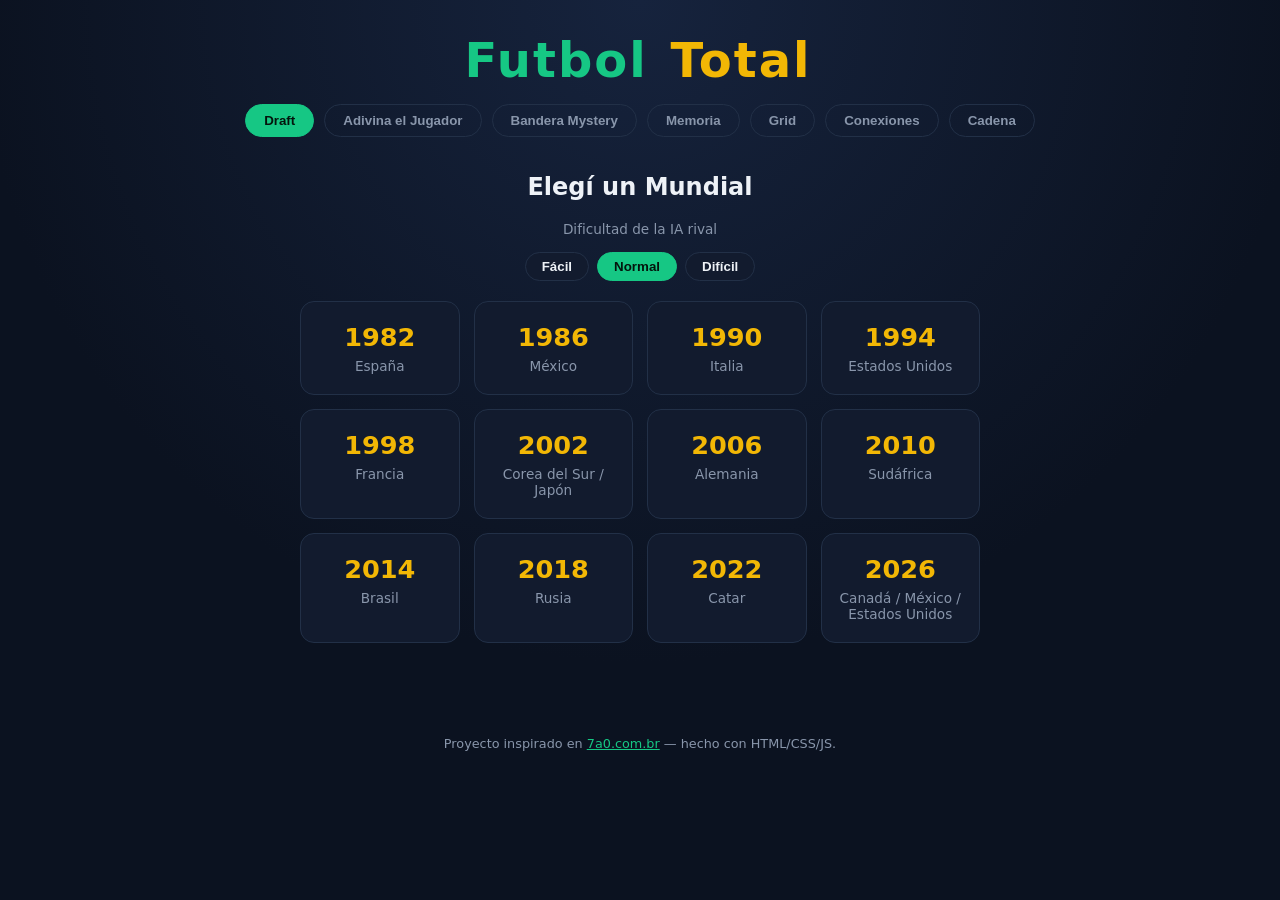
<file: index.html>
<!DOCTYPE html>
<html lang="es">
<head>
<meta charset="UTF-8">
<meta name="viewport" content="width=device-width, initial-scale=1.0">
<title>Futbol Total — Arma tu equipo de leyendas</title>
<link rel="stylesheet" href="style.css">
</head>
<body>

<header class="topbar">
  <div class="logo">Futbol <span class="dash">Total</span></div>
  <nav class="mode-switch">
    <button id="mode-draft" class="mode-btn active" type="button">Draft</button>
    <button id="mode-guess" class="mode-btn" type="button">Adivina el Jugador</button>
    <button id="mode-flags" class="mode-btn" type="button">Bandera Mystery</button>
    <button id="mode-memory" class="mode-btn" type="button">Memoria</button>
    <button id="mode-grid" class="mode-btn" type="button">Grid</button>
    <button id="mode-connections" class="mode-btn" type="button">Conexiones</button>
    <button id="mode-link" class="mode-btn" type="button">Cadena</button>
  </nav>
</header>

<main id="app-draft">

  <!-- Paso 1: elegir mundial -->
  <section id="screen-edition" class="screen active">
    <h2>Elegí un Mundial</h2>

    <div class="difficulty-picker">
      <span class="difficulty-label">Dificultad de la IA rival</span>
      <div id="difficulty-picker" class="edition-pill-group">
        <button class="pill-btn" type="button" data-difficulty="easy">Fácil</button>
        <button class="pill-btn active" type="button" data-difficulty="normal">Normal</button>
        <button class="pill-btn" type="button" data-difficulty="hard">Difícil</button>
      </div>
    </div>

    <div id="edition-list" class="edition-grid"></div>
  </section>

  <!-- Paso 2: elegir formación -->
  <section id="screen-formation" class="screen">
    <h2>Elegí una formación</h2>
    <p class="subtitle">Define qué posiciones vas a necesitar completar</p>
    <div id="formation-list" class="edition-grid"></div>
  </section>

  <!-- Paso 3: draft de jugadores -->
  <section id="screen-draft" class="screen">
    <h2>Armá tu equipo</h2>
    <p class="subtitle">Necesitás <strong>11 jugadores</strong> para completar tu plantel</p>

    <div id="position-needs" class="position-needs"></div>

    <div class="draft-mode-switch">
      <button id="draft-mode-wheel" class="mode-btn active" type="button">Girar la ruleta</button>
      <button id="draft-mode-manual" class="mode-btn" type="button">Elegir manualmente</button>
    </div>

    <div id="draft-wheel-panel">
      <div class="wheel-wrap">
        <div id="wheel" class="wheel"></div>
        <div class="wheel-pointer"></div>
      </div>
      <button id="btn-spin" class="btn btn-primary">Girar la ruleta</button>

      <div id="wheel-team-pick" class="wheel-team-pick" hidden>
        <h4>Te tocó <span id="wheel-team-name"></span> — elegí un jugador</h4>
        <input id="wheel-team-filter" class="manual-filter" type="text" placeholder="Buscar jugador...">
        <div id="wheel-team-players" class="manual-player-list"></div>
      </div>
    </div>

    <div id="draft-manual-panel" hidden>
      <input id="manual-filter" class="manual-filter" type="text" placeholder="Buscar jugador o selección...">
      <div id="manual-player-list" class="manual-player-list"></div>
    </div>

    <div class="ai-tools">
      <button id="btn-ai-complete" class="btn btn-ai" type="button">🤖 Completar con IA</button>
      <button id="btn-ideal-squad" class="btn btn-ai" type="button">🏆 Equipo ideal (IA)</button>
    </div>

    <div class="squad">
      <h3>Tu equipo <span id="squad-count">(0/5)</span></h3>
      <ul id="squad-list" class="squad-list"></ul>
    </div>

    <button id="btn-play" class="btn btn-accent" disabled>Jugar el torneo</button>
  </section>

  <!-- Paso 3: torneo / partidos -->
  <section id="screen-match" class="screen">
    <h2 id="match-phase-title">Fase de Grupos</h2>
    <p class="subtitle" id="match-phase-subtitle">Jugá tus partidos de grupo</p>

    <div id="group-table-wrap" class="group-table-wrap">
      <table class="group-table">
        <thead>
          <tr>
            <th>Equipo</th><th>Pts</th><th>PJ</th><th>G</th><th>E</th><th>P</th><th>GF</th><th>GC</th><th>DG</th>
          </tr>
        </thead>
        <tbody id="group-table-body"></tbody>
      </table>
    </div>

    <div class="scoreboard">
      <div class="side">
        <span class="side-label">Tu equipo</span>
        <span id="score-you" class="score">0</span>
      </div>
      <span class="vs">VS</span>
      <div class="side">
        <span id="opponent-name" class="side-label">Rival</span>
        <span id="score-opp" class="score">0</span>
      </div>
    </div>

    <div id="match-preview" class="match-preview"></div>

    <div class="round-tracker" id="round-tracker"></div>

    <button id="btn-next-match" class="btn btn-primary">Jugar siguiente partido</button>

    <div id="match-log" class="match-log"></div>
  </section>

  <!-- Paso 4: resultado final -->
  <section id="screen-result" class="screen">
    <h2 id="result-title">Resultado</h2>
    <p id="result-text" class="subtitle"></p>
    <button id="btn-restart" class="btn btn-primary">Jugar de nuevo</button>
  </section>

</main>

<main id="app-guess" hidden>

  <section id="guess-screen" class="screen active">
    <h2>Adivina el Jugador</h2>
    <p class="subtitle" id="guess-subtitle">Tenés <strong id="guess-remaining">8</strong> intentos</p>

    <div id="guess-edition-picker" class="edition-pill-group"></div>

    <form id="guess-form" class="guess-form" autocomplete="off">
      <div class="guess-input-wrap">
        <input
          id="guess-input"
          type="text"
          placeholder="Escribí el nombre de un jugador..."
          autocomplete="off"
          required
        >
        <ul id="guess-suggestions" class="guess-suggestions" hidden></ul>
      </div>
      <button type="submit" class="btn btn-primary">Adivinar</button>
    </form>

    <div class="hint-box">
      <button id="btn-hint" type="button" class="btn btn-hint">💡 Pedir pista (0/4)</button>
      <ul id="hints-list" class="hints-list"></ul>
    </div>

    <div class="guess-table-wrap">
      <table class="guess-table">
        <thead>
          <tr>
            <th>Jugador</th>
            <th>Selección</th>
            <th>Confederación</th>
            <th>Grupo</th>
            <th>Inicial</th>
            <th>Letras</th>
            <th>Coincidencia</th>
          </tr>
        </thead>
        <tbody id="guess-tbody"></tbody>
      </table>
    </div>

    <div id="guess-result" class="guess-result"></div>
    <button id="btn-guess-restart" class="btn btn-accent" hidden>Jugar de nuevo</button>
  </section>

</main>

<main id="app-flags" hidden>

  <section id="flags-screen" class="screen active">
    <h2>Bandera Mystery</h2>
    <p class="subtitle">¿De qué selección es esta bandera?</p>

    <div class="flags-settings">
      <div class="flags-setting-row">
        <span class="difficulty-label">Modo de respuesta</span>
        <div class="draft-mode-switch">
          <button id="flags-mode-choice" class="mode-btn active" type="button">Opción múltiple</button>
          <button id="flags-mode-write" class="mode-btn" type="button">Escribir el nombre</button>
        </div>
      </div>
      <div class="flags-setting-row" id="flags-difficulty-row">
        <span class="difficulty-label">Dificultad</span>
        <div class="draft-mode-switch">
          <button id="flags-diff-easy" class="mode-btn active" type="button">Fácil</button>
          <button id="flags-diff-hard" class="mode-btn" type="button">Difícil</button>
        </div>
      </div>
      <div class="flags-setting-row">
        <span class="difficulty-label">Modo de tiempo</span>
        <div class="draft-mode-switch">
          <button id="flags-time-classic" class="mode-btn active" type="button">Clásico</button>
          <button id="flags-time-timed" class="mode-btn" type="button">Contrarreloj (60s)</button>
        </div>
      </div>
    </div>

    <div class="flag-stats">
      <span id="flags-timer-wrap" hidden>⏱ <strong id="flags-timer">60</strong>s</span>
      <span>Racha: <strong id="flags-streak">0</strong></span>
      <span>Mejor racha: <strong id="flags-best">0</strong></span>
      <span>Aciertos: <strong id="flags-score">0/0</strong></span>
    </div>

    <div id="flags-emoji" class="flag-mystery-emoji">🏳️</div>

    <div id="flags-options" class="flag-options"></div>

    <form id="flags-write-form" class="guess-form" autocomplete="off" hidden>
      <div class="guess-input-wrap">
        <input
          id="flags-write-input"
          type="text"
          placeholder="Escribí el nombre del país..."
          autocomplete="off"
          required
        >
        <ul id="flags-write-suggestions" class="guess-suggestions" hidden></ul>
      </div>
      <button type="submit" class="btn btn-primary">Adivinar</button>
    </form>

    <div id="flags-feedback" class="guess-result"></div>
    <button id="btn-flags-next" class="btn btn-primary" type="button" hidden>Siguiente bandera</button>
    <button id="btn-flags-restart-timed" class="btn btn-accent" type="button" hidden>Jugar de nuevo</button>
  </section>

</main>

<main id="app-memory" hidden>

  <section id="memory-screen" class="screen active">
    <h2>Memoria de Banderas</h2>
    <p class="subtitle" id="memory-subtitle">Encontrá todos los pares</p>

    <div id="memory-difficulty" class="edition-pill-group"></div>

    <div class="memory-stats">
      <span>Movimientos: <strong id="memory-moves">0</strong></span>
      <span>Pares: <strong id="memory-pairs">0/0</strong></span>
    </div>

    <div id="memory-grid" class="memory-grid"></div>

    <div id="memory-result" class="guess-result"></div>
    <button id="btn-memory-restart" class="btn btn-accent" type="button" hidden>Jugar de nuevo</button>
  </section>

</main>

<main id="app-grid" hidden>

  <section id="grid-screen" class="screen active">
    <h2>Grid Mundialista</h2>
    <p class="subtitle">Nombrá un jugador que cumpla las dos categorías de cada celda (un jugador por celda, una selección por celda)</p>

    <div class="flags-settings">
      <div class="flags-setting-row">
        <span class="difficulty-label">Dificultad</span>
        <div id="grid-difficulty" class="edition-pill-group">
          <button class="pill-btn" type="button" data-grid-difficulty="easy">Fácil</button>
          <button class="pill-btn active" type="button" data-grid-difficulty="normal">Normal</button>
          <button class="pill-btn" type="button" data-grid-difficulty="hard">Difícil</button>
        </div>
      </div>
      <div class="flags-setting-row">
        <span class="difficulty-label">Modo de grilla</span>
        <div class="draft-mode-switch">
          <button id="grid-mode-random" class="mode-btn active" type="button">Aleatoria</button>
          <button id="grid-mode-daily" class="mode-btn" type="button">Diaria del día</button>
        </div>
      </div>
    </div>

    <div class="grid-stats">
      <span>Aciertos: <strong id="grid-score">0/9</strong></span>
      <span>Mejor: <strong id="grid-best">0/9</strong></span>
    </div>

    <div id="grid-board" class="grid-board"></div>

    <div id="grid-result" class="guess-result"></div>
    <button id="btn-grid-new" class="btn btn-accent" type="button">Nueva grilla</button>

    <div id="grid-share-wrap" class="grid-share-wrap" hidden>
      <textarea id="grid-share-text" class="grid-share-text" readonly rows="6"></textarea>
      <button id="btn-grid-share" class="btn btn-primary" type="button">📋 Copiar resultado</button>
    </div>
  </section>

</main>

<main id="app-connections" hidden>

  <section id="connections-screen" class="screen active">
    <h2>Conexiones Mundialista</h2>
    <p class="subtitle" id="connections-subtitle">Agrupá de a 4 los jugadores que compartieron grupo en un Mundial</p>

    <div class="connections-stats">
      <span>Errores restantes: <strong id="connections-mistakes">4</strong></span>
    </div>

    <div id="connections-solved" class="connections-solved"></div>
    <div id="connections-board" class="connections-board"></div>

    <div class="connections-controls">
      <button id="btn-connections-deselect" class="btn-mini" type="button">Deseleccionar</button>
      <button id="btn-connections-shuffle" class="btn-mini" type="button">Mezclar</button>
      <button id="btn-connections-submit" class="btn btn-primary" type="button" disabled>Enviar</button>
    </div>

    <div id="connections-message" class="guess-result"></div>
    <button id="btn-connections-new" class="btn btn-accent" type="button">Nueva ronda</button>
  </section>

</main>

<main id="app-link" hidden>

  <section id="link-screen" class="screen active">
    <h2>Cadena Mundialista</h2>
    <p class="subtitle">Conectá selecciones que compartieron grupo en algún Mundial hasta llegar al objetivo</p>

    <div class="link-stats">
      <span>Pasos: <strong id="link-steps">0</strong></span>
      <span>Errores: <strong id="link-mistakes">0</strong></span>
      <span>Pistas: <strong id="link-hints">3</strong></span>
    </div>

    <div class="link-target">Llegá a: <strong id="link-target-team"></strong></div>

    <div id="link-chain" class="link-chain"></div>

    <form id="link-form" class="guess-form" autocomplete="off">
      <div class="guess-input-wrap">
        <input
          id="link-input"
          type="text"
          placeholder="Escribí una selección..."
          autocomplete="off"
          required
        >
        <ul id="link-suggestions" class="guess-suggestions" hidden></ul>
      </div>
      <button type="submit" class="btn btn-primary">Conectar</button>
    </form>

    <div class="hint-box">
      <button id="btn-link-hint" type="button" class="btn btn-hint">💡 Pista</button>
    </div>

    <div id="link-result" class="guess-result"></div>
    <button id="btn-link-new" class="btn btn-accent" type="button">Nueva cadena</button>
  </section>

</main>

<footer>
  <p>Proyecto inspirado en <a href="https://7a0.com.br/es" target="_blank" rel="noopener">7a0.com.br</a> — hecho con HTML/CSS/JS.</p>
</footer>

<script src="data/mundiales.js?v=18"></script>
<script src="data/confederaciones.js?v=18"></script>
<script src="data/banderas.js?v=18"></script>
<script src="data/ratings.js?v=18"></script>
<script src="game.js?v=18"></script>
<script src="guess.js?v=18"></script>
<script src="flags.js?v=18"></script>
<script src="memory.js?v=18"></script>
<script src="grid.js?v=18"></script>
<script src="connections.js?v=18"></script>
<script src="link.js?v=18"></script>
<script src="mode-switch.js?v=18"></script>
</body>
</html>
</file>
<file: style.css>
:root {
  --bg: #0b1220;
  --bg-card: #121b2e;
  --green: #16c784;
  --green-dark: #0e9c68;
  --gold: #f2b705;
  --red: #e5484d;
  --blue: #4f8ff7;
  --purple: #a78bfa;
  --text: #eef2f7;
  --text-dim: #8996ab;
  --border: #223047;
}

* { box-sizing: border-box; }

[hidden] { display: none !important; }

body {
  margin: 0;
  min-height: 100vh;
  background: radial-gradient(circle at 50% 0%, #16233d 0%, var(--bg) 60%);
  color: var(--text);
  font-family: "Segoe UI", system-ui, -apple-system, sans-serif;
  display: flex;
  flex-direction: column;
  align-items: center;
}

.topbar {
  text-align: center;
  padding: 32px 16px 16px;
}

.logo {
  font-size: 3rem;
  font-weight: 900;
  letter-spacing: 2px;
  color: var(--green);
}
.logo .dash {
  color: var(--gold);
  margin: 0 4px;
}

.tagline {
  color: var(--text-dim);
  margin: 4px 0 0;
}

main {
  width: 100%;
  max-width: 720px;
  padding: 0 20px 60px;
}

.screen {
  display: none;
  animation: fade .25s ease;
}
.screen.active {
  display: block;
}

@keyframes fade {
  from { opacity: 0; transform: translateY(6px); }
  to { opacity: 1; transform: translateY(0); }
}

h2 {
  text-align: center;
  margin-bottom: 4px;
}

.subtitle {
  text-align: center;
  color: var(--text-dim);
  margin-top: 0;
}

/* Selección de edición */
.edition-grid {
  display: grid;
  grid-template-columns: repeat(auto-fit, minmax(140px, 1fr));
  gap: 14px;
  margin-top: 20px;
}

.edition-card {
  background: var(--bg-card);
  border: 1px solid var(--border);
  border-radius: 14px;
  padding: 20px 14px;
  text-align: center;
  cursor: pointer;
  transition: transform .15s ease, border-color .15s ease;
}
.edition-card:hover {
  transform: translateY(-4px);
  border-color: var(--green);
}
.edition-card .year {
  font-size: 1.6rem;
  font-weight: 800;
  color: var(--gold);
}
.edition-card .host {
  color: var(--text-dim);
  font-size: .85rem;
  margin-top: 6px;
}

/* Ruleta */
.wheel-wrap {
  position: relative;
  width: 220px;
  height: 220px;
  margin: 24px auto;
}
.wheel {
  width: 100%;
  height: 100%;
  border-radius: 50%;
  border: 6px solid var(--gold);
  background: conic-gradient(var(--green) 0 25%, var(--green-dark) 25% 50%, var(--green) 50% 75%, var(--green-dark) 75% 100%);
  display: flex;
  align-items: center;
  justify-content: center;
  font-weight: 700;
  text-align: center;
  padding: 20px;
  transition: transform 2.2s cubic-bezier(.17,.67,.2,1.01);
}
.wheel-pointer {
  position: absolute;
  top: -10px;
  left: 50%;
  transform: translateX(-50%);
  width: 0; height: 0;
  border-left: 10px solid transparent;
  border-right: 10px solid transparent;
  border-top: 18px solid var(--red);
}

.btn {
  display: block;
  margin: 20px auto;
  padding: 12px 28px;
  border: none;
  border-radius: 999px;
  font-size: 1rem;
  font-weight: 700;
  cursor: pointer;
  transition: opacity .15s ease, transform .1s ease;
}
.btn:active { transform: scale(.97); }
.btn:disabled { opacity: .4; cursor: not-allowed; }

.btn-primary {
  background: var(--green);
  color: #04140c;
}
.btn-accent {
  background: var(--gold);
  color: #241a00;
}

.ai-tools {
  display: flex;
  justify-content: center;
  flex-wrap: wrap;
  gap: 10px;
  margin-top: 16px;
}
.ai-tools .btn {
  margin: 0;
}
.btn-ai {
  background: transparent;
  border: 1px solid var(--green);
  color: var(--green);
}
.btn-ai:hover {
  background: rgba(22, 199, 132, .12);
}

.match-preview {
  background: var(--bg-card);
  border: 1px solid var(--border);
  border-radius: 12px;
  padding: 12px 16px;
  margin: 0 0 16px;
  text-align: center;
  font-size: .9rem;
}
.match-preview:empty {
  display: none;
}
.match-preview .preview-label {
  color: var(--gold);
  font-weight: 700;
  margin-bottom: 4px;
}
.match-preview .preview-line {
  margin-top: 2px;
  color: var(--text-dim);
}
.match-preview .preview-line strong {
  color: var(--text);
}
.match-preview .preview-line.warn {
  color: var(--red);
}
.match-preview .preview-line.scouting {
  color: var(--text-dim);
  font-size: .85rem;
}

.squad {
  background: var(--bg-card);
  border: 1px solid var(--border);
  border-radius: 14px;
  padding: 16px 20px;
  margin-top: 24px;
}
.squad h3 {
  margin-top: 0;
}
.squad-list {
  list-style: none;
  padding: 0;
  margin: 0;
  display: flex;
  flex-direction: column;
  gap: 8px;
}
.squad-list li {
  background: var(--bg);
  border: 1px solid var(--border);
  border-radius: 8px;
  padding: 8px 12px;
  display: flex;
  justify-content: space-between;
}
.squad-list .player-team {
  color: var(--text-dim);
  font-size: .85rem;
}

/* Marcador */
.scoreboard {
  display: flex;
  align-items: center;
  justify-content: center;
  gap: 24px;
  margin: 24px 0;
}
.side {
  text-align: center;
  min-width: 120px;
}
.side-label {
  display: block;
  color: var(--text-dim);
  margin-bottom: 6px;
}
.score {
  font-size: 2.6rem;
  font-weight: 900;
}
.vs {
  color: var(--gold);
  font-weight: 700;
}

.round-tracker {
  display: flex;
  justify-content: center;
  gap: 8px;
  margin-bottom: 20px;
}
.round-dot {
  width: 14px;
  height: 14px;
  border-radius: 50%;
  background: var(--border);
}
.round-dot.win { background: var(--green); }
.round-dot.lose { background: var(--red); }
.round-dot.current { outline: 2px solid var(--gold); }

.match-log {
  margin-top: 20px;
  display: flex;
  flex-direction: column;
  gap: 6px;
}
.match-log .entry {
  background: var(--bg-card);
  border: 1px solid var(--border);
  border-radius: 8px;
  padding: 8px 12px;
  font-size: .9rem;
}
.match-log .entry-sub {
  color: var(--text-dim);
  font-size: .8rem;
  margin-top: 3px;
}

footer {
  color: var(--text-dim);
  font-size: .8rem;
  text-align: center;
  padding: 20px;
}
footer a {
  color: var(--green);
}

#result-title.win { color: var(--green); }
#result-title.lose { color: var(--red); }

/* Switch de modo */
.mode-switch {
  display: flex;
  justify-content: center;
  flex-wrap: wrap;
  gap: 10px;
  margin-top: 16px;
}
.mode-btn {
  display: inline-block;
  background: transparent;
  border: 1px solid var(--border);
  color: var(--text-dim);
  padding: 8px 18px;
  border-radius: 999px;
  font-weight: 700;
  cursor: pointer;
  text-decoration: none;
}
.mode-btn.active {
  background: var(--green);
  border-color: var(--green);
  color: #04140c;
}

.difficulty-picker {
  text-align: center;
  margin-top: 18px;
}
.difficulty-label {
  color: var(--text-dim);
  font-size: .85rem;
}

.edition-pill-group {
  display: flex;
  justify-content: center;
  flex-wrap: wrap;
  gap: 8px;
  margin: 14px 0 6px;
}
.pill-btn {
  background: var(--bg-card);
  border: 1px solid var(--border);
  color: var(--text);
  padding: 6px 16px;
  border-radius: 999px;
  font-weight: 700;
  cursor: pointer;
}
.pill-btn.active {
  background: var(--green);
  border-color: var(--green);
  color: #04140c;
}
.pill-btn.disabled {
  color: var(--text-dim);
  cursor: not-allowed;
  opacity: .5;
}

/* Adivina el jugador */
.guess-form {
  display: flex;
  gap: 10px;
  justify-content: center;
  margin: 20px auto;
  max-width: 480px;
}
.guess-input-wrap {
  position: relative;
  flex: 1;
}
.guess-input-wrap input {
  width: 100%;
  padding: 10px 14px;
  border-radius: 8px;
  border: 1px solid var(--border);
  background: var(--bg-card);
  color: var(--text);
  font-size: 1rem;
}
.guess-form .btn {
  margin: 0;
}

.guess-suggestions {
  position: absolute;
  top: calc(100% + 6px);
  left: 0;
  right: 0;
  z-index: 20;
  list-style: none;
  margin: 0;
  padding: 4px;
  background: var(--bg-card);
  border: 1px solid var(--border);
  border-radius: 10px;
  box-shadow: 0 8px 20px rgba(0, 0, 0, .4);
  max-height: 280px;
  overflow-y: auto;
}
.suggestion-item {
  display: flex;
  align-items: center;
  gap: 10px;
  padding: 8px 10px;
  border-radius: 6px;
  cursor: pointer;
}
.suggestion-item:hover {
  background: rgba(22, 199, 132, .15);
}
.suggestion-flag {
  font-size: 1.1rem;
}
.suggestion-name {
  flex: 1;
  text-align: left;
}
.suggestion-team {
  color: var(--text-dim);
  font-size: .8rem;
}

.hint-box {
  text-align: center;
  margin: 4px 0 18px;
}
.btn-hint {
  background: transparent;
  border: 1px dashed var(--gold);
  color: var(--gold);
  padding: 8px 18px;
  border-radius: 999px;
  font-weight: 700;
  cursor: pointer;
}
.btn-hint:disabled {
  opacity: .4;
  cursor: not-allowed;
}
.hints-list {
  list-style: none;
  margin: 10px auto 0;
  padding: 0;
  max-width: 420px;
  display: flex;
  flex-direction: column;
  gap: 6px;
}
.hints-list li {
  background: var(--bg-card);
  border: 1px solid var(--border);
  border-left: 3px solid var(--gold);
  border-radius: 6px;
  padding: 8px 12px;
  text-align: left;
  font-size: .9rem;
}

.guess-table-wrap {
  overflow-x: auto;
  margin-top: 10px;
}
.guess-table {
  width: 100%;
  border-collapse: collapse;
  font-size: .9rem;
}
.guess-table th, .guess-table td {
  padding: 8px 10px;
  text-align: center;
  border-bottom: 1px solid var(--border);
}
.guess-table th {
  color: var(--text-dim);
  font-weight: 600;
}
.guess-table td.cell.hit {
  background: rgba(22, 199, 132, .25);
  color: var(--green);
  font-weight: 700;
}
.guess-table td.cell.miss {
  background: rgba(229, 72, 77, .12);
  color: var(--text-dim);
}

.tiles-cell {
  text-align: left;
}
.tiles {
  display: inline-flex;
  gap: 3px;
  flex-wrap: wrap;
}
.tile {
  display: inline-flex;
  align-items: center;
  justify-content: center;
  width: 22px;
  height: 22px;
  border-radius: 4px;
  font-size: .75rem;
  font-weight: 800;
  text-transform: uppercase;
  color: var(--text);
  background: var(--bg);
  border: 1px solid var(--border);
}
.tile.hit {
  background: var(--green);
  border-color: var(--green);
  color: #04140c;
}
.tile.present {
  background: var(--gold);
  border-color: var(--gold);
  color: #241a00;
}
.tile.absent {
  background: var(--bg);
  color: var(--text-dim);
}
.tile.space {
  border: none;
  background: transparent;
  width: 10px;
}

.guess-result {
  text-align: center;
  margin-top: 16px;
  font-weight: 700;
  min-height: 1.4em;
}
.guess-result.win { color: var(--green); }
.guess-result.lose { color: var(--red); }
.guess-result.error { color: var(--gold); }

/* Selector de modo de draft */
.draft-mode-switch {
  display: flex;
  justify-content: center;
  gap: 10px;
  margin: 16px 0;
}

.wheel-team-pick {
  max-width: 480px;
  margin: 18px auto 0;
  text-align: center;
}
.wheel-team-pick h4 {
  margin: 0 0 10px;
}

.position-needs {
  display: flex;
  justify-content: center;
  flex-wrap: wrap;
  gap: 8px;
  margin: 4px 0 16px;
}
.need-pill {
  background: var(--bg-card);
  border: 1px solid var(--border);
  border-radius: 999px;
  padding: 5px 14px;
  font-size: .85rem;
  font-weight: 700;
  color: var(--text-dim);
}
.need-pill.done {
  border-color: var(--green);
  color: var(--green);
}

.pos-badge {
  display: inline-block;
  background: var(--border);
  color: var(--text);
  font-size: .7rem;
  font-weight: 800;
  padding: 1px 6px;
  border-radius: 4px;
  margin-right: 4px;
}

.rating-badge {
  display: inline-block;
  min-width: 22px;
  text-align: center;
  font-size: .7rem;
  font-weight: 800;
  padding: 1px 6px;
  border-radius: 4px;
  margin-right: 4px;
  background: rgba(148, 163, 184, .15);
  color: var(--text-dim);
  border: 1px solid var(--border);
}
.rating-badge.tier-elite {
  background: rgba(250, 204, 21, .15);
  color: #facc15;
  border-color: rgba(250, 204, 21, .4);
}
.rating-badge.tier-great {
  background: rgba(52, 211, 153, .15);
  color: var(--green);
  border-color: rgba(52, 211, 153, .4);
}

/* Selección manual de jugadores */
.manual-filter {
  display: block;
  width: 100%;
  max-width: 480px;
  margin: 0 auto 14px;
  padding: 10px 14px;
  border-radius: 8px;
  border: 1px solid var(--border);
  background: var(--bg-card);
  color: var(--text);
  font-size: 1rem;
}
.manual-player-list {
  max-height: 320px;
  overflow-y: auto;
  border: 1px solid var(--border);
  border-radius: 10px;
  background: var(--bg-card);
}
.manual-row {
  display: flex;
  align-items: center;
  gap: 10px;
  padding: 8px 12px;
  border-bottom: 1px solid var(--border);
}
.manual-row:last-child { border-bottom: none; }
.manual-name { flex: 1; }
.manual-team { color: var(--text-dim); font-size: .85rem; }

.btn-mini {
  border: 1px solid var(--green);
  background: transparent;
  color: var(--green);
  border-radius: 999px;
  padding: 4px 12px;
  font-size: .8rem;
  font-weight: 700;
  cursor: pointer;
}
.btn-mini.added {
  border-color: var(--red);
  color: var(--red);
}
.btn-mini:disabled {
  opacity: .35;
  cursor: not-allowed;
}

.squad-list li {
  align-items: center;
}
.squad-list li .btn-mini {
  border-color: var(--red);
  color: var(--red);
}

/* Tabla de grupo */
.group-table-wrap {
  overflow-x: auto;
  margin: 16px 0;
}
.group-table {
  width: 100%;
  border-collapse: collapse;
  font-size: .85rem;
}
.group-table th, .group-table td {
  padding: 6px 8px;
  text-align: center;
  border-bottom: 1px solid var(--border);
}
.group-table th:first-child, .group-table td:first-child {
  text-align: left;
}
.group-table th {
  color: var(--text-dim);
  font-weight: 600;
}
.group-table tr.qualified-row td {
  color: var(--green);
}
.group-table tr.you-row td {
  font-weight: 800;
  color: var(--gold);
}

/* Bandera Mystery */
.flags-settings {
  display: flex;
  flex-direction: column;
  align-items: center;
  gap: 8px;
  margin-top: 14px;
}
.flags-setting-row {
  display: flex;
  flex-direction: column;
  align-items: center;
  gap: 4px;
}
.flags-setting-row .draft-mode-switch {
  margin: 0;
}

.flag-stats {
  display: flex;
  justify-content: center;
  flex-wrap: wrap;
  gap: 18px;
  color: var(--text-dim);
  font-size: .9rem;
  margin: 10px 0 6px;
}
.flag-stats strong {
  color: var(--text);
}

.flag-mystery-emoji {
  font-size: 6rem;
  text-align: center;
  margin: 20px 0;
  line-height: 1;
}

.flag-options {
  display: grid;
  grid-template-columns: repeat(auto-fit, minmax(160px, 1fr));
  gap: 10px;
  max-width: 520px;
  margin: 0 auto;
}
.flag-option-btn {
  background: var(--bg-card);
  border: 1px solid var(--border);
  color: var(--text);
  padding: 14px 10px;
  border-radius: 10px;
  font-size: 1rem;
  font-weight: 700;
  cursor: pointer;
}
.flag-option-btn:hover:not(:disabled) {
  border-color: var(--green);
}
.flag-option-btn:disabled {
  cursor: not-allowed;
}
.flag-option-btn.correct {
  background: rgba(22, 199, 132, .25);
  border-color: var(--green);
  color: var(--green);
}
.flag-option-btn.wrong {
  background: rgba(229, 72, 77, .2);
  border-color: var(--red);
  color: var(--red);
}

/* Memoria de banderas */
.memory-stats {
  display: flex;
  justify-content: center;
  flex-wrap: wrap;
  gap: 18px;
  color: var(--text-dim);
  font-size: .9rem;
  margin: 6px 0 16px;
}
.memory-stats strong {
  color: var(--text);
}

.memory-grid {
  display: grid;
  grid-template-columns: repeat(var(--memory-cols, 4), 1fr);
  gap: 8px;
  max-width: 480px;
  margin: 0 auto 16px;
}
.memory-card {
  aspect-ratio: 1;
  background: var(--bg-card);
  border: 1px solid var(--border);
  border-radius: 10px;
  font-size: 1.6rem;
  display: flex;
  align-items: center;
  justify-content: center;
  cursor: pointer;
  transition: transform .15s ease, background .15s ease;
}
.memory-card:disabled {
  cursor: default;
}
.memory-card.flipped {
  background: var(--bg);
  border-color: var(--gold);
}
.memory-card.matched {
  background: rgba(22, 199, 132, .2);
  border-color: var(--green);
}

/* Grid Mundialista */
.grid-stats {
  display: flex;
  justify-content: center;
  color: var(--text-dim);
  font-size: .9rem;
  margin: 10px 0 16px;
}
.grid-stats strong {
  color: var(--text);
}

.grid-board {
  display: grid;
  grid-template-columns: minmax(72px, 100px) repeat(3, 1fr);
  gap: 4px;
  margin: 0 auto 16px;
}
.grid-cell {
  min-height: 74px;
  border-radius: 8px;
  display: flex;
  flex-direction: column;
  align-items: center;
  justify-content: center;
  text-align: center;
  padding: 6px;
  font-size: .75rem;
}
.grid-cell.corner {
  background: transparent;
}
.grid-cell.header {
  background: var(--bg-card);
  border: 1px solid var(--border);
  color: var(--text-dim);
  font-weight: 700;
  line-height: 1.2;
}
.grid-cell.guess {
  position: relative;
  background: var(--bg-card);
  border: 1px solid var(--border);
  cursor: pointer;
  font-size: 1.4rem;
  color: var(--text-dim);
}
.grid-cell.guess.correct {
  background: rgba(22, 199, 132, .18);
  border-color: var(--green);
}
.grid-cell.guess.correct .grid-cell-name {
  color: var(--green);
}
.grid-cell.guess.wrong {
  background: rgba(229, 72, 77, .15);
  border-color: var(--red);
}
.grid-cell.guess.wrong .grid-cell-name {
  color: var(--red);
}
.grid-cell-name {
  font-size: .82rem;
  font-weight: 800;
  color: var(--text);
  word-break: break-word;
}
.grid-cell-sub {
  font-size: .68rem;
  color: var(--text-dim);
  margin-top: 2px;
}
.grid-cell-input {
  width: 100%;
  padding: 6px;
  border-radius: 6px;
  border: 1px solid var(--gold);
  background: var(--bg);
  color: var(--text);
  font-size: .8rem;
  text-align: center;
}

.grid-share-wrap {
  max-width: 420px;
  margin: 0 auto;
  text-align: center;
}
.grid-share-text {
  width: 100%;
  resize: none;
  padding: 10px 12px;
  border-radius: 10px;
  border: 1px solid var(--border);
  background: var(--bg-card);
  color: var(--text);
  font-family: inherit;
  font-size: .85rem;
  line-height: 1.5;
  margin-bottom: 10px;
}

/* Conexiones Mundialista */
.connections-stats {
  display: flex;
  justify-content: center;
  color: var(--text-dim);
  font-size: .9rem;
  margin: 10px 0 16px;
}
.connections-stats strong {
  color: var(--text);
}

.connections-solved {
  display: flex;
  flex-direction: column;
  gap: 6px;
  margin-bottom: 10px;
}
.connections-solved-row {
  border-radius: 10px;
  padding: 10px 14px;
  border: 1px solid var(--border);
  text-align: center;
}
.connections-solved-label {
  font-weight: 800;
  margin-bottom: 2px;
}
.connections-solved-players {
  font-size: .85rem;
}
.connections-solved-row.c1 {
  background: rgba(79, 143, 247, .18);
  border-color: var(--blue);
  color: var(--blue);
}
.connections-solved-row.c2 {
  background: rgba(22, 199, 132, .18);
  border-color: var(--green);
  color: var(--green);
}
.connections-solved-row.c3 {
  background: rgba(242, 183, 5, .18);
  border-color: var(--gold);
  color: var(--gold);
}
.connections-solved-row.c4 {
  background: rgba(167, 139, 250, .18);
  border-color: var(--purple);
  color: var(--purple);
}

.connections-board {
  display: grid;
  grid-template-columns: repeat(4, 1fr);
  gap: 8px;
  margin-bottom: 14px;
}
.connections-tile {
  background: var(--bg-card);
  border: 1px solid var(--border);
  border-radius: 10px;
  padding: 10px 4px;
  min-height: 56px;
  display: flex;
  flex-direction: column;
  align-items: center;
  justify-content: center;
  gap: 4px;
  cursor: pointer;
  font-size: .78rem;
  font-weight: 700;
  color: var(--text);
}
.connections-tile-flag {
  font-size: 1.1rem;
}
.connections-tile.selected {
  background: rgba(242, 183, 5, .2);
  border-color: var(--gold);
}
.connections-tile.flash-wrong {
  background: rgba(229, 72, 77, .25);
  border-color: var(--red);
}
.connections-tile:disabled {
  cursor: not-allowed;
}

.connections-controls {
  display: flex;
  justify-content: center;
  flex-wrap: wrap;
  gap: 10px;
  margin-bottom: 6px;
}
.connections-controls .btn {
  margin: 0;
}

/* Cadena Mundialista */
.link-stats {
  display: flex;
  justify-content: center;
  flex-wrap: wrap;
  gap: 18px;
  color: var(--text-dim);
  font-size: .9rem;
  margin: 10px 0 6px;
}
.link-stats strong {
  color: var(--text);
}

.link-target {
  text-align: center;
  color: var(--text-dim);
  margin-bottom: 14px;
}
.link-target strong {
  color: var(--gold);
}

.link-chain {
  display: flex;
  flex-wrap: wrap;
  justify-content: center;
  align-items: center;
  gap: 6px;
  margin-bottom: 16px;
}
.link-chain-item {
  background: var(--bg-card);
  border: 1px solid var(--border);
  border-radius: 999px;
  padding: 6px 14px;
  font-weight: 700;
  font-size: .9rem;
}
.link-chain-item.reached {
  border-color: var(--green);
  color: var(--green);
}
.link-chain-arrow {
  color: var(--text-dim);
}
</file>
